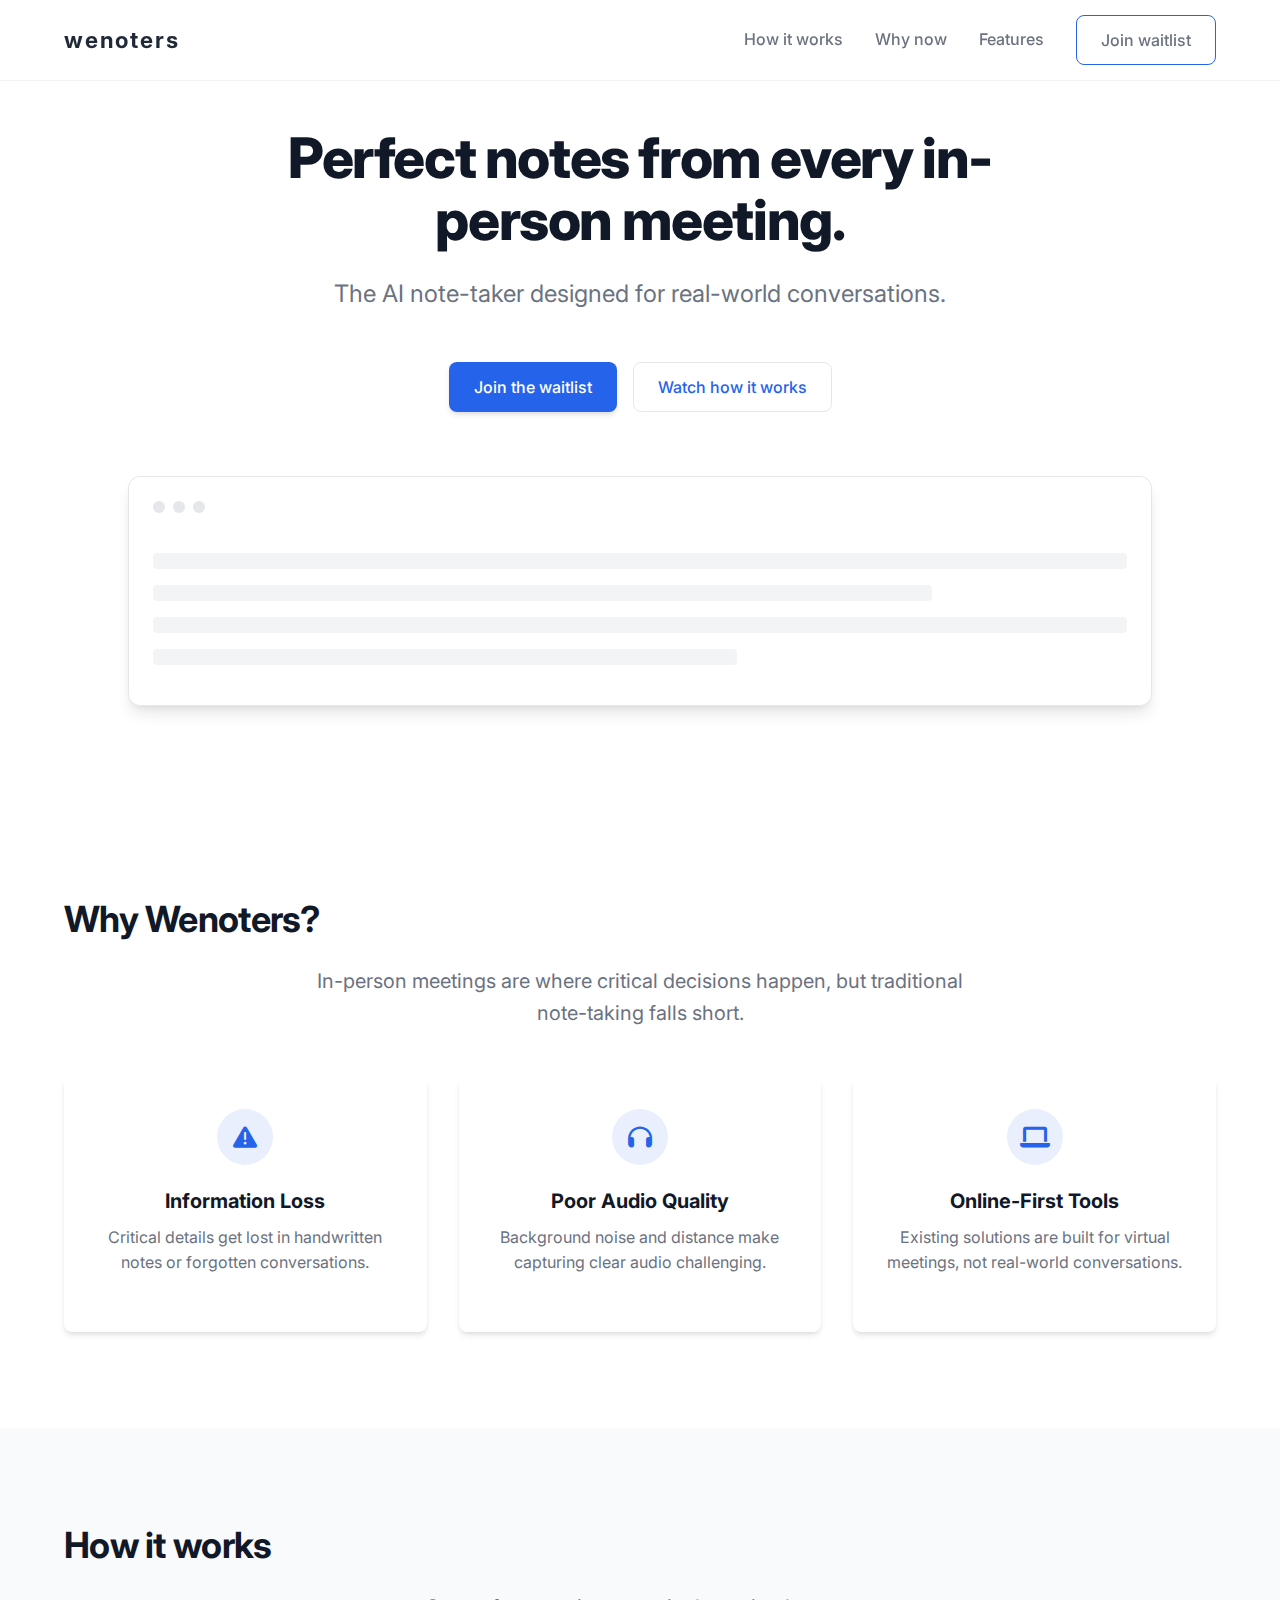
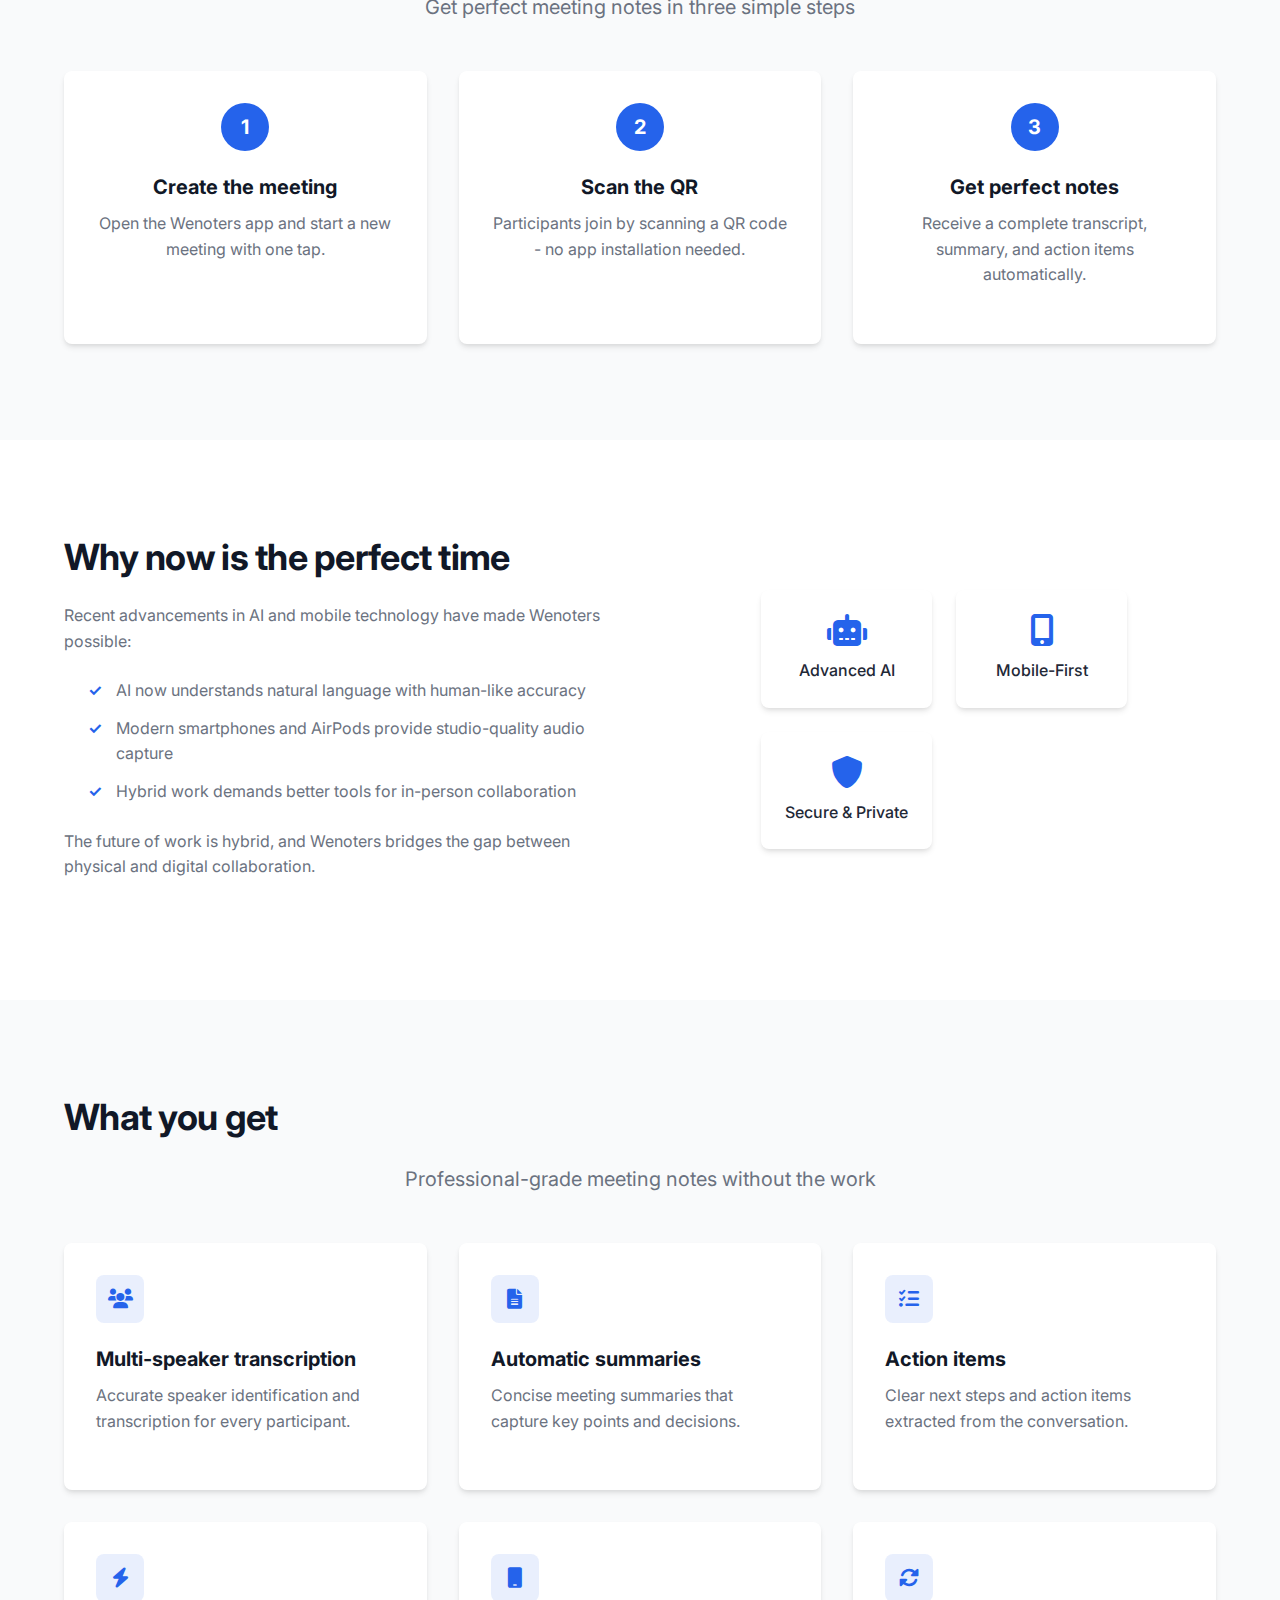
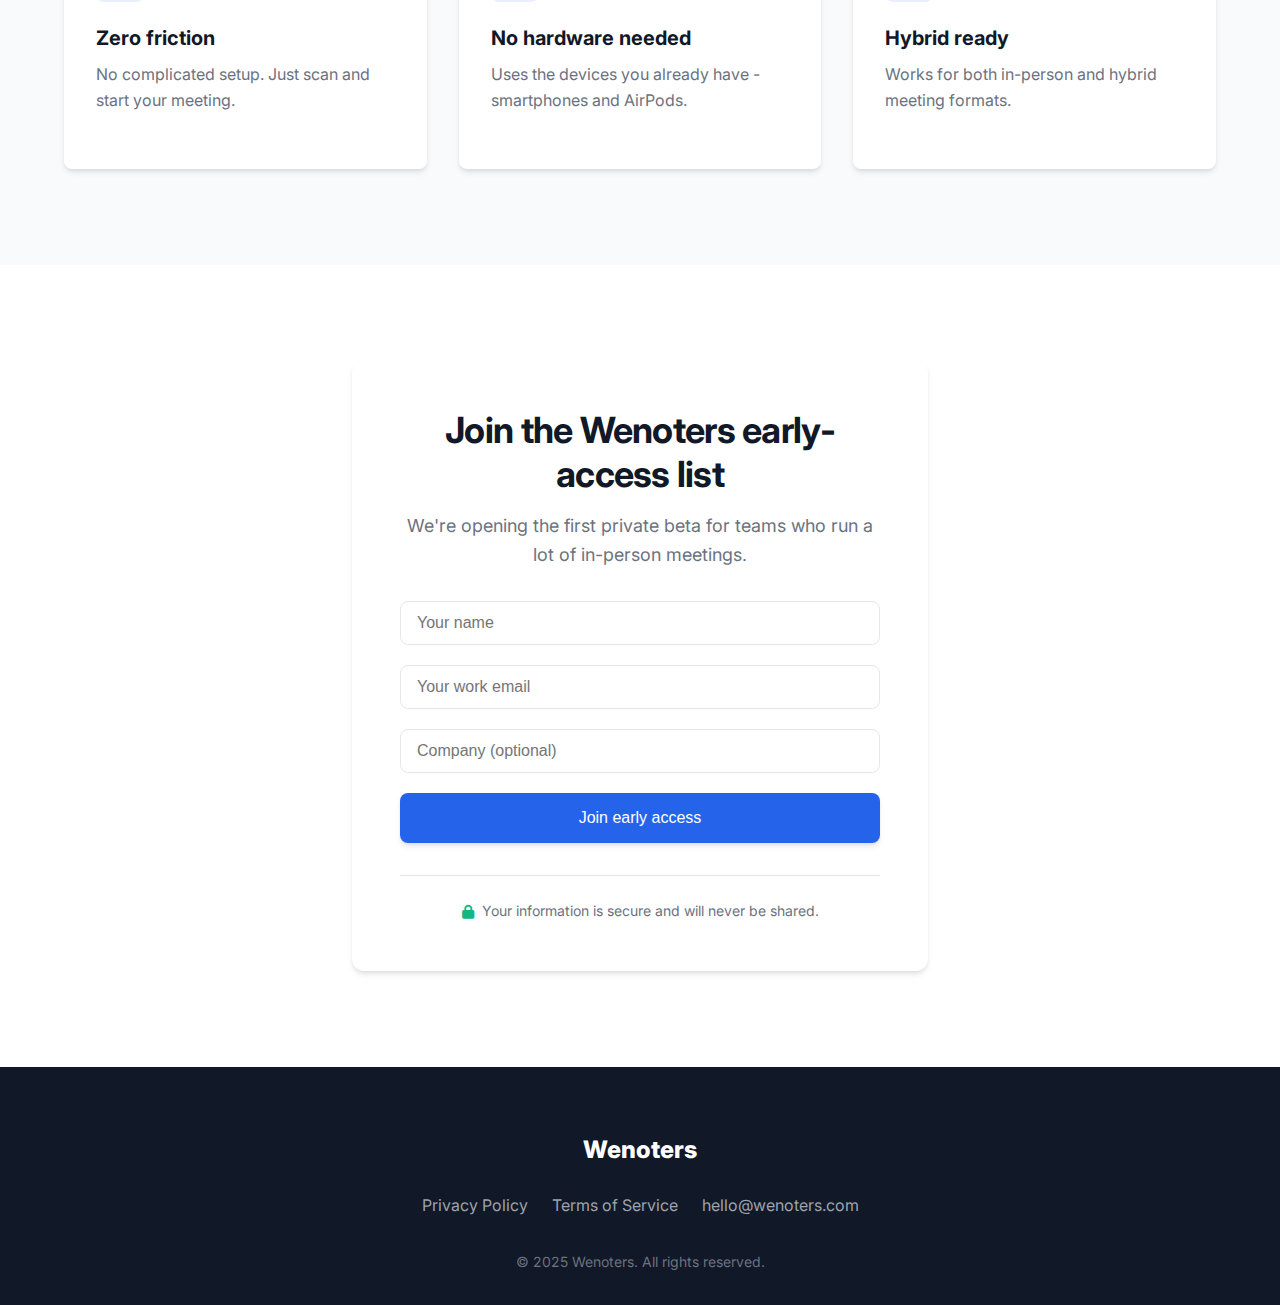
<file: wenoters-landing/index.html>
<!DOCTYPE html>
<html lang="en">
<head>
    <meta charset="UTF-8">
    <meta name="viewport" content="width=device-width, initial-scale=1.0">
    <title>Wenoters - Perfect notes from every in-person meeting</title>
    <meta name="description" content="AI-powered note-taking for in-person meetings. Get perfect meeting notes automatically.">
    <link rel="stylesheet" href="css/styles.css">
    <link rel="preconnect" href="https://fonts.googleapis.com">
    <link rel="preconnect" href="https://fonts.gstatic.com" crossorigin>
    <link href="https://fonts.googleapis.com/css2?family=Inter:wght@300;400;500;600;700&display=swap" rel="stylesheet">
    <link rel="stylesheet" href="https://cdnjs.cloudflare.com/ajax/libs/font-awesome/6.0.0/css/all.min.css">
    <link rel="icon" type="image/svg+xml" href="images/favicon.ico" />
</head>
<body>
    <!-- Navigation -->
    <nav class="navbar">
        <div class="container">
            <div class="logo">wenoters</div>
            <div class="nav-links">
                <a href="#how-it-works">How it works</a>
                <a href="#why-now">Why now</a>
                <a href="#features">Features</a>
                <a href="#early-access" class="btn btn-outline">Join waitlist</a>
            </div>
            <button class="mobile-menu-btn">
                <i class="fas fa-bars"></i>
            </button>
        </div>
    </nav>

    <!-- Hero Section -->
    <header class="hero">
        <div class="container">
            <h1>Perfect notes from every in-person meeting.</h1>
            <p class="subtitle">The AI note-taker designed for real-world conversations.</p>
            <div class="cta-buttons">
                <a href="#early-access" class="btn btn-primary">Join the waitlist</a>
                <a href="#how-it-works" class="btn btn-secondary">Watch how it works</a>
            </div>
            <div class="hero-image">
                <!-- Placeholder for hero image -->
                <div class="mockup">
                    <div class="mockup-content">
                        <div class="mockup-header">
                            <span class="mockup-dot"></span>
                            <span class="mockup-dot"></span>
                            <span class="mockup-dot"></span>
                        </div>
                        <div class="mockup-body">
                            <div class="mockup-text-line"></div>
                            <div class="mockup-text-line short"></div>
                            <div class="mockup-text-line"></div>
                            <div class="mockup-text-line shorter"></div>
                        </div>
                    </div>
                </div>
            </div>
        </div>
    </header>

    <!-- Why Wenoters -->
    <section class="section" id="why-wenoters">
        <div class="container">
            <h2>Why Wenoters?</h2>
            <p class="section-description">In-person meetings are where critical decisions happen, but traditional note-taking falls short.</p>
            <div class="problem-statement">
                <div class="problem-item">
                    <div class="problem-icon">
                        <i class="fas fa-exclamation-triangle"></i>
                    </div>
                    <h3>Information Loss</h3>
                    <p>Critical details get lost in handwritten notes or forgotten conversations.</p>
                </div>
                <div class="problem-item">
                    <div class="problem-icon">
                        <i class="fas fa-headphones"></i>
                    </div>
                    <h3>Poor Audio Quality</h3>
                    <p>Background noise and distance make capturing clear audio challenging.</p>
                </div>
                <div class="problem-item">
                    <div class="problem-icon">
                        <i class="fas fa-laptop"></i>
                    </div>
                    <h3>Online-First Tools</h3>
                    <p>Existing solutions are built for virtual meetings, not real-world conversations.</p>
                </div>
            </div>
        </div>
    </section>

    <!-- How it Works -->
    <section class="section light-bg" id="how-it-works">
        <div class="container">
            <h2>How it works</h2>
            <p class="section-description">Get perfect meeting notes in three simple steps</p>
            <div class="steps">
                <div class="step">
                    <div class="step-number">1</div>
                    <h3>Create the meeting</h3>
                    <p>Open the Wenoters app and start a new meeting with one tap.</p>
                </div>
                <div class="step">
                    <div class="step-number">2</div>
                    <h3>Scan the QR</h3>
                    <p>Participants join by scanning a QR code - no app installation needed.</p>
                </div>
                <div class="step">
                    <div class="step-number">3</div>
                    <h3>Get perfect notes</h3>
                    <p>Receive a complete transcript, summary, and action items automatically.</p>
                </div>
            </div>
        </div>
    </section>

    <!-- Why Now -->
    <section class="section" id="why-now">
        <div class="container">
            <div class="why-now-content">
                <div class="why-now-text">
                    <h2>Why now is the perfect time</h2>
                    <p>Recent advancements in AI and mobile technology have made Wenoters possible:</p>
                    <ul class="feature-list">
                        <li>AI now understands natural language with human-like accuracy</li>
                        <li>Modern smartphones and AirPods provide studio-quality audio capture</li>
                        <li>Hybrid work demands better tools for in-person collaboration</li>
                    </ul>
                    <p>The future of work is hybrid, and Wenoters bridges the gap between physical and digital collaboration.</p>
                </div>
                <div class="why-now-image">
                    <div class="tech-stack">
                        <div class="tech-item">
                            <i class="fas fa-robot"></i>
                            <span>Advanced AI</span>
                        </div>
                        <div class="tech-item">
                            <i class="fas fa-mobile-alt"></i>
                            <span>Mobile-First</span>
                        </div>
                        <div class="tech-item">
                            <i class="fas fa-shield-alt"></i>
                            <span>Secure & Private</span>
                        </div>
                    </div>
                </div>
            </div>
        </div>
    </section>

    <!-- Features -->
    <section class="section light-bg" id="features">
        <div class="container">
            <h2>What you get</h2>
            <p class="section-description">Professional-grade meeting notes without the work</p>
            <div class="features-grid">
                <div class="feature-card">
                    <div class="feature-icon">
                        <i class="fas fa-users"></i>
                    </div>
                    <h3>Multi-speaker transcription</h3>
                    <p>Accurate speaker identification and transcription for every participant.</p>
                </div>
                <div class="feature-card">
                    <div class="feature-icon">
                        <i class="fas fa-file-alt"></i>
                    </div>
                    <h3>Automatic summaries</h3>
                    <p>Concise meeting summaries that capture key points and decisions.</p>
                </div>
                <div class="feature-card">
                    <div class="feature-icon">
                        <i class="fas fa-tasks"></i>
                    </div>
                    <h3>Action items</h3>
                    <p>Clear next steps and action items extracted from the conversation.</p>
                </div>
                <div class="feature-card">
                    <div class="feature-icon">
                        <i class="fas fa-bolt"></i>
                    </div>
                    <h3>Zero friction</h3>
                    <p>No complicated setup. Just scan and start your meeting.</p>
                </div>
                <div class="feature-card">
                    <div class="feature-icon">
                        <i class="fas fa-mobile"></i>
                    </div>
                    <h3>No hardware needed</h3>
                    <p>Uses the devices you already have - smartphones and AirPods.</p>
                </div>
                <div class="feature-card">
                    <div class="feature-icon">
                        <i class="fas fa-sync-alt"></i>
                    </div>
                    <h3>Hybrid ready</h3>
                    <p>Works for both in-person and hybrid meeting formats.</p>
                </div>
            </div>
        </div>
    </section>

    <!-- Early Access -->
    <section class="section" id="early-access">
        <div class="container">
            <div class="early-access-card">
                <h2>Join the Wenoters early-access list</h2>
                <p class="subtitle">We're opening the first private beta for teams who run a lot of in-person meetings.</p>
                
                <!-- Tally Form Embed (Replace with actual Tally form) -->
                <div class="form-container">
                    <div class="form-placeholder">
                        <!-- This will be replaced with Tally form -->
                        <form id="waitlist-form" class="waitlist-form">
                            <div class="form-group">
                                <input type="text" id="name" name="name" placeholder="Your name" required>
                            </div>
                            <div class="form-group">
                                <input type="email" id="email" name="email" placeholder="Your work email" required>
                            </div>
                            <div class="form-group">
                                <input type="text" id="company" name="company" placeholder="Company (optional)">
                            </div>
                            <button type="submit" class="btn btn-primary btn-block">Join early access</button>
                        </form>
                    </div>
                </div>
                
                <div class="early-access-footer">
                    <div class="trust-badge">
                        <i class="fas fa-lock"></i>
                        <span>Your information is secure and will never be shared.</span>
                    </div>
                </div>
            </div>
        </div>
    </section>

    <!-- Footer -->
    <footer class="footer">
        <div class="container">
            <div class="footer-content">
                <div class="footer-logo">Wenoters</div>
                <div class="footer-links">
                    <a href="#">Privacy Policy</a>
                    <a href="#">Terms of Service</a>
                    <a href="mailto:hello@wenoters.com">hello@wenoters.com</a>
                </div>
                <div class="footer-copyright">
                    &copy; 2025 Wenoters. All rights reserved.
                </div>
            </div>
        </div>
    </footer>

    <script src="js/main.js"></script>
</body>
</html>
</file>
<file: wenoters-landing/css/styles.css>
/* Base Styles */
:root {
    --primary: #2563eb;
    --primary-hover: #1d4ed8;
    --text: #1f2937;
    --text-light: #6b7280;
    --light-bg: #f9fafb;
    --white: #ffffff;
    --border: #e5e7eb;
    --shadow-sm: 0 1px 2px 0 rgba(0, 0, 0, 0.05);
    --shadow: 0 4px 6px -1px rgba(0, 0, 0, 0.1), 0 2px 4px -1px rgba(0, 0, 0, 0.06);
    --shadow-md: 0 10px 15px -3px rgba(0, 0, 0, 0.1), 0 4px 6px -2px rgba(0, 0, 0, 0.05);
    --radius-sm: 0.375rem;
    --radius: 0.5rem;
    --radius-lg: 0.75rem;
    --transition: all 0.2s ease;
}

* {
    margin: 0;
    padding: 0;
    box-sizing: border-box;
}

html {
    scroll-behavior: smooth;
}

body {
    font-family: 'Inter', -apple-system, BlinkMacSystemFont, 'Segoe UI', Roboto, Oxygen, Ubuntu, Cantarell, 'Open Sans', 'Helvetica Neue', sans-serif;
    color: var(--text);
    line-height: 1.6;
    font-size: 16px;
    -webkit-font-smoothing: antialiased;
    -moz-osx-font-smoothing: grayscale;
    background-color: var(--white);
}

h1, h2, h3, h4, h5, h6 {
    font-weight: 700;
    line-height: 1.2;
    margin-bottom: 1rem;
    color: #111827;
}

h1 {
    font-size: 3rem;
    font-weight: 800;
    letter-spacing: -0.025em;
    line-height: 1.1;
}

h2 {
    font-size: 2.25rem;
    letter-spacing: -0.02em;
    margin-bottom: 1.5rem;
}

h3 {
    font-size: 1.25rem;
    margin-bottom: 0.75rem;
}

p {
    margin-bottom: 1.5rem;
    color: var(--text-light);
}

a {
    color: var(--primary);
    text-decoration: none;
    transition: var(--transition);
}

a:hover {
    color: var(--primary-hover);
}

img {
    max-width: 100%;
    height: auto;
}

.container {
    width: 100%;
    max-width: 1200px;
    margin: 0 auto;
    padding: 0 1.5rem;
}

.section {
    padding: 6rem 0;
}

.section-description {
    font-size: 1.25rem;
    max-width: 42rem;
    margin: 0 auto 3rem;
    text-align: center;
    color: var(--text-light);
}

.light-bg {
    background-color: var(--light-bg);
}

/* Buttons */
.btn {
    display: inline-flex;
    align-items: center;
    justify-content: center;
    padding: 0.75rem 1.5rem;
    border-radius: var(--radius);
    font-weight: 500;
    text-align: center;
    transition: var(--transition);
    cursor: pointer;
    font-size: 1rem;
    line-height: 1.5;
    border: 1px solid transparent;
}

.btn-primary {
    background-color: var(--primary);
    color: white;
    box-shadow: var(--shadow);
}

.btn-primary:hover {
    background-color: var(--primary-hover);
    transform: translateY(-1px);
    box-shadow: var(--shadow-md);
}

.btn-secondary {
    color: var(--primary);
    background-color: transparent;
    border: 1px solid var(--border);
}

.btn-secondary:hover {
    background-color: rgba(37, 99, 235, 0.05);
    border-color: var(--primary);
}

.btn-outline {
    color: var(--primary);
    background-color: transparent;
    border: 1px solid var(--primary);
}

.btn-outline:hover {
    background-color: rgba(37, 99, 235, 0.05);
}

.btn-block {
    display: block;
    width: 100%;
}

/* Navigation */
.navbar {
    position: fixed;
    top: 0;
    left: 0;
    right: 0;
    z-index: 50;
    background-color: rgba(255, 255, 255, 0.8);
    backdrop-filter: blur(8px);
    -webkit-backdrop-filter: blur(8px);
    border-bottom: 1px solid rgba(0, 0, 0, 0.05);
}

.navbar .container {
    display: flex;
    justify-content: space-between;
    align-items: center;
    height: 5rem;
}

.logo {
    font-family: "Inter", system-ui, -apple-system, BlinkMacSystemFont, sans-serif;
    font-size: 1.4rem;
    font-weight: 700;
    letter-spacing: 0.08em;
    text-transform: lowercase;
    color: var(--text);
}

.nav-links {
    display: flex;
    align-items: center;
    gap: 2rem;
}

.nav-links a {
    color: var(--text-light);
    font-weight: 500;
    text-decoration: none;
    transition: var(--transition);
}

.nav-links a:hover {
    color: var(--primary);
}

.mobile-menu-btn {
    display: none;
    background: none;
    border: none;
    font-size: 1.5rem;
    color: var(--text);
    cursor: pointer;
}

/* Hero Section */
.hero {
    padding: 8rem 0 6rem;
    text-align: center;
    background-color: var(--white);
    position: relative;
    overflow: hidden;
}

.hero h1 {
    max-width: 48rem;
    margin: 0 auto 1.5rem;
    font-size: 3.5rem;
    line-height: 1.1;
    font-weight: 800;
    letter-spacing: -0.025em;
}

.hero .subtitle {
    font-size: 1.5rem;
    max-width: 42rem;
    margin: 0 auto 3rem;
    color: var(--text-light);
    font-weight: 400;
}

.cta-buttons {
    display: flex;
    gap: 1rem;
    justify-content: center;
    margin-bottom: 4rem;
}

.hero-image {
    position: relative;
    max-width: 64rem;
    margin: 0 auto;
    border-radius: var(--radius-lg);
    overflow: hidden;
    box-shadow: var(--shadow-md);
    background: white;
    border: 1px solid var(--border);
}

.mockup {
    padding: 1.5rem;
    background: white;
    border-radius: var(--radius-lg);
}

.mockup-header {
    display: flex;
    gap: 0.5rem;
    margin-bottom: 1.5rem;
}

.mockup-dot {
    width: 12px;
    height: 12px;
    border-radius: 50%;
    background: #e5e7eb;
}

.mockup-body {
    display: flex;
    flex-direction: column;
    gap: 1rem;
    padding: 1rem 0;
}

.mockup-text-line {
    height: 1rem;
    background: #f3f4f6;
    border-radius: 0.25rem;
    width: 100%;
}

.mockup-text-line.short {
    width: 80%;
}

.mockup-text-line.shorter {
    width: 60%;
}

/* Problem Section */
.problem-statement {
    display: grid;
    grid-template-columns: repeat(auto-fit, minmax(280px, 1fr));
    gap: 2rem;
    margin-top: 3rem;
}

.problem-item {
    background: white;
    padding: 2rem;
    border-radius: var(--radius);
    box-shadow: var(--shadow);
    text-align: center;
    transition: var(--transition);
}

.problem-item:hover {
    transform: translateY(-4px);
    box-shadow: var(--shadow-md);
}

.problem-icon {
    width: 3.5rem;
    height: 3.5rem;
    display: flex;
    align-items: center;
    justify-content: center;
    background: rgba(37, 99, 235, 0.1);
    color: var(--primary);
    border-radius: 50%;
    margin: 0 auto 1.5rem;
    font-size: 1.5rem;
}

/* Steps Section */
.steps {
    display: grid;
    grid-template-columns: repeat(auto-fit, minmax(280px, 1fr));
    gap: 2rem;
    margin-top: 3rem;
}

.step {
    text-align: center;
    padding: 2rem;
    background: white;
    border-radius: var(--radius);
    box-shadow: var(--shadow);
    transition: var(--transition);
}

.step:hover {
    transform: translateY(-4px);
    box-shadow: var(--shadow-md);
}

.step-number {
    width: 3rem;
    height: 3rem;
    display: flex;
    align-items: center;
    justify-content: center;
    background: var(--primary);
    color: white;
    border-radius: 50%;
    font-weight: 700;
    margin: 0 auto 1.5rem;
    font-size: 1.25rem;
}

/* Why Now Section */
.why-now-content {
    display: grid;
    grid-template-columns: 1fr 1fr;
    gap: 4rem;
    align-items: center;
}

.why-now-image {
    display: flex;
    justify-content: center;
}

.tech-stack {
    display: grid;
    grid-template-columns: 1fr 1fr;
    gap: 1.5rem;
}

.tech-item {
    display: flex;
    flex-direction: column;
    align-items: center;
    text-align: center;
    padding: 1.5rem;
    background: white;
    border-radius: var(--radius);
    box-shadow: var(--shadow);
    transition: var(--transition);
}

.tech-item i {
    font-size: 2rem;
    color: var(--primary);
    margin-bottom: 0.75rem;
}

.tech-item span {
    font-weight: 500;
    color: var(--text);
}

.feature-list {
    margin: 1.5rem 0;
    padding-left: 1.5rem;
}

.feature-list li {
    margin-bottom: 0.75rem;
    color: var(--text-light);
    position: relative;
    list-style-type: none;
    padding-left: 1.75rem;
}

.feature-list li:before {
    content: "✓";
    position: absolute;
    left: 0;
    color: var(--primary);
    font-weight: bold;
}

/* Features Grid */
.features-grid {
    display: grid;
    grid-template-columns: repeat(auto-fit, minmax(300px, 1fr));
    gap: 2rem;
    margin-top: 3rem;
}

.feature-card {
    background: white;
    border-radius: var(--radius);
    padding: 2rem;
    box-shadow: var(--shadow);
    transition: var(--transition);
}

.feature-card:hover {
    transform: translateY(-4px);
    box-shadow: var(--shadow-md);
}

.feature-icon {
    width: 3rem;
    height: 3rem;
    display: flex;
    align-items: center;
    justify-content: center;
    background: rgba(37, 99, 235, 0.1);
    color: var(--primary);
    border-radius: var(--radius);
    margin-bottom: 1.5rem;
    font-size: 1.25rem;
}

/* Early Access Section */
.early-access-card {
    max-width: 36rem;
    margin: 0 auto;
    background: white;
    border-radius: var(--radius-lg);
    padding: 3rem;
    box-shadow: var(--shadow);
    text-align: center;
}

.early-access-card h2 {
    margin-bottom: 1rem;
}

.early-access-card .subtitle {
    font-size: 1.125rem;
    margin-bottom: 2rem;
    color: var(--text-light);
}

.form-group {
    margin-bottom: 1.25rem;
    text-align: left;
}

.form-group label {
    display: block;
    margin-bottom: 0.5rem;
    font-weight: 500;
    color: var(--text);
}

.form-group input {
    width: 100%;
    padding: 0.75rem 1rem;
    border: 1px solid var(--border);
    border-radius: var(--radius);
    font-size: 1rem;
    transition: var(--transition);
}

.form-group input:focus {
    outline: none;
    border-color: var(--primary);
    box-shadow: 0 0 0 3px rgba(37, 99, 235, 0.1);
}

.early-access-footer {
    margin-top: 2rem;
    padding-top: 1.5rem;
    border-top: 1px solid var(--border);
}

.trust-badge {
    display: flex;
    align-items: center;
    justify-content: center;
    gap: 0.5rem;
    color: var(--text-light);
    font-size: 0.875rem;
}

.trust-badge i {
    color: #10b981;
}

/* Footer */
.footer {
    background-color: #111827;
    color: #9ca3af;
    padding: 4rem 0 2rem;
}

.footer-content {
    text-align: center;
}

.footer-logo {
    font-size: 1.5rem;
    font-weight: 800;
    color: white;
    margin-bottom: 1.5rem;
    display: inline-block;
}

.footer-links {
    display: flex;
    justify-content: center;
    flex-wrap: wrap;
    gap: 1.5rem;
    margin-bottom: 2rem;
}

.footer-links a {
    color: #9ca3af;
    text-decoration: none;
    transition: var(--transition);
}

.footer-links a:hover {
    color: white;
}

.footer-copyright {
    font-size: 0.875rem;
    color: #6b7280;
}

/* Responsive Styles */
@media (max-width: 1024px) {
    h1 {
        font-size: 2.5rem;
    }
    
    .why-now-content {
        grid-template-columns: 1fr;
        gap: 2rem;
    }
    
    .why-now-image {
        margin-top: 2rem;
    }
}

@media (max-width: 768px) {
    .nav-links {
        display: none;
    }
    
    .mobile-menu-btn {
        display: block;
    }
    
    .hero {
        padding: 6rem 0 4rem;
    }
    
    h1 {
        font-size: 2.25rem;
    }
    
    .hero .subtitle {
        font-size: 1.25rem;
    }
    
    .cta-buttons {
        flex-direction: column;
        gap: 1rem;
    }
    
    .cta-buttons .btn {
        width: 100%;
    }
    
    .section {
        padding: 4rem 0;
    }
    
    .early-access-card {
        padding: 2rem 1.5rem;
    }
}

@media (max-width: 480px) {
    h1 {
        font-size: 2rem;
    }
    
    h2 {
        font-size: 1.75rem;
    }
    
    .section-description {
        font-size: 1.125rem;
    }
    
    .tech-stack {
        grid-template-columns: 1fr;
    }
}
</file>
